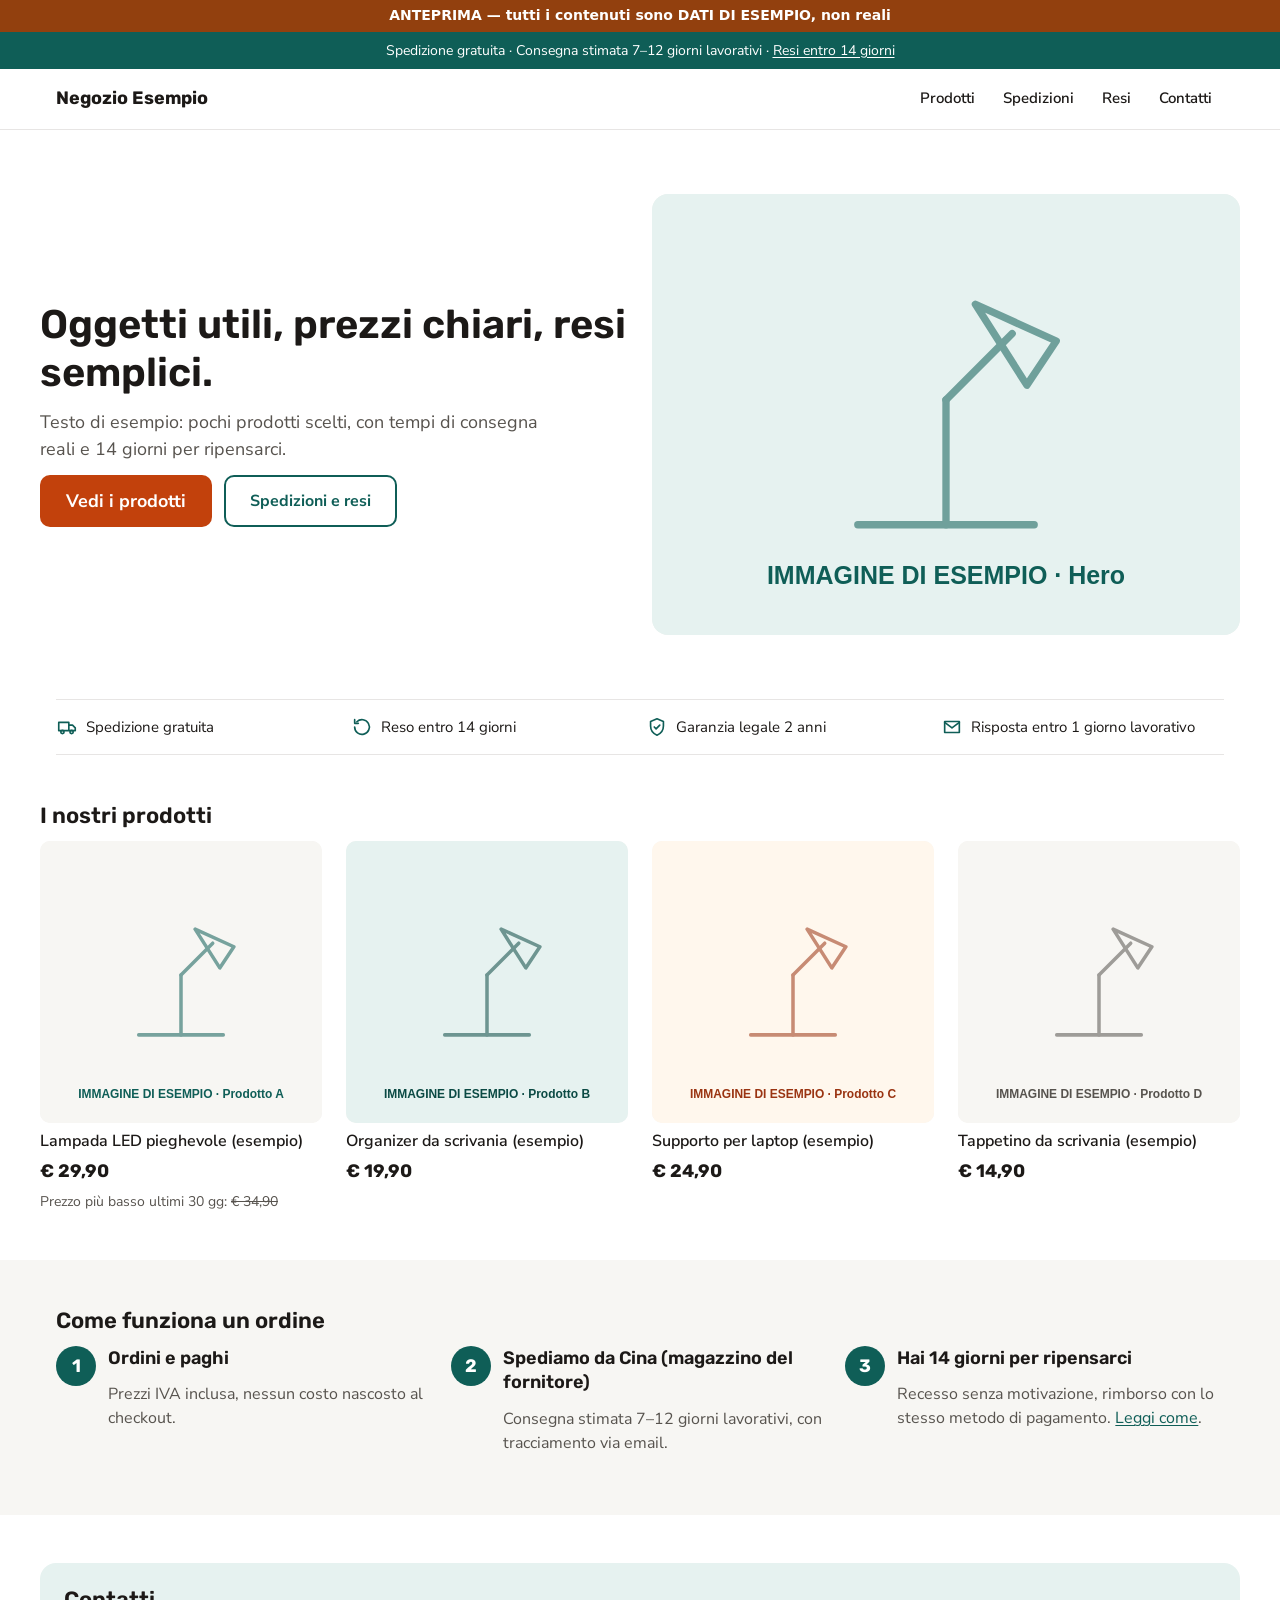
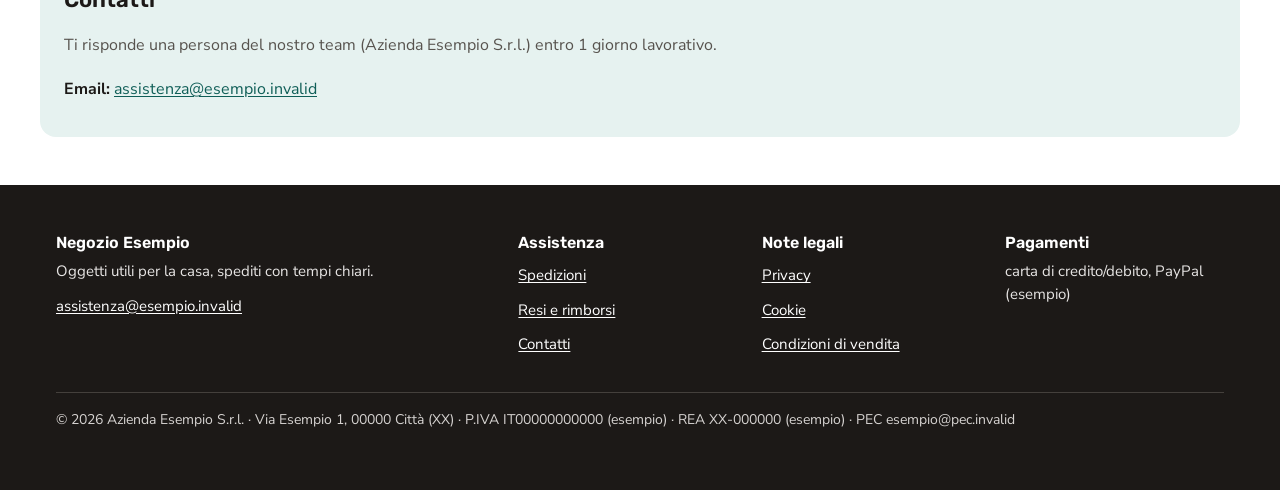
<file: dropship-app/site/preview/index.html>
<!doctype html>
<!-- TEMPLATE HOME STORE — sintassi Mustache. Segnaposto: ../design-system.md §6. Stesse regole di onestà della pagina prodotto. -->
<html lang="it">
<head>
<meta charset="utf-8">
<meta name="viewport" content="width=device-width, initial-scale=1">
<title>Negozio Esempio — Oggetti utili per la casa, spediti con tempi chiari.</title>
<meta name="description" content="ESEMPIO — Lampada LED da scrivania pieghevole con 3 tonalità di luce. Spedizione e resi chiari.">
<link rel="canonical" href="https://esempio.invalid/prodotti/lampada-led-pieghevole">
<link rel="preload" href="../template/assets/fonts/rubik-latin.woff2" as="font" type="font/woff2" crossorigin>
<link rel="stylesheet" href="../template/assets/store.css">
<style>:root{--c-brand:#0F5E57;--c-brand-strong:#0B4A44;--c-brand-soft:#E6F2F0;}</style>
<script type="application/ld+json">
{ "@context": "https://schema.org", "@type": "Organization", "name": "Azienda Esempio S.r.l.", "url": "../template/", "email": "assistenza@esempio.invalid", "vatID": "IT00000000000 (esempio)" }
</script>
</head>
<body>
<div style="background:#92400E;color:#fff;text-align:center;font:700 14px/1.4 system-ui,sans-serif;padding:6px 12px">ANTEPRIMA — tutti i contenuti sono DATI DI ESEMPIO, non reali</div>
<a class="skip-link" href="#main">Vai al contenuto</a>

<div class="topbar">Spedizione gratuita · Consegna stimata 7–12 giorni lavorativi · <a href="legal/resi.html">Resi entro 14 giorni</a></div>

<header class="site-header">
  <div class="container">
    <a class="logo" href="index.html" aria-current="page">
      
      <span>Negozio Esempio</span>
    </a>
    <nav class="nav" aria-label="Principale">
      <a href="#prodotti">Prodotti</a>
      <a class="nav-secondary" href="legal/spedizioni.html">Spedizioni</a>
      <a class="nav-secondary" href="legal/resi.html">Resi</a>
      <a href="#contatti">Contatti</a>
    </nav>
  </div>
</header>

<main id="main">
  <section class="container hero">
    <div>
      <h1>Oggetti utili, prezzi chiari, resi semplici.</h1>
      <p class="lead">Testo di esempio: pochi prodotti scelti, con tempi di consegna reali e 14 giorni per ripensarci.</p>
      <div class="cta-row">
        <a class="btn btn-primary" href="#prodotti">Vedi i prodotti</a>
        <a class="btn btn-secondary" href="#come-funziona">Spedizioni e resi</a>
      </div>
    </div>
    <img class="hero-img" src="img/hero.svg" alt="Immagine di esempio" width="800" height="600" fetchpriority="high">
  </section>

  <div class="container">
    <ul class="trust-strip" aria-label="In breve">
      <li><svg viewBox="0 0 24 24" fill="none" stroke="currentColor" stroke-width="1.8" stroke-linecap="round" stroke-linejoin="round" aria-hidden="true"><path d="M3 7h11v9H3zM14 10h4l3 3v3h-7"/><circle cx="7" cy="17.5" r="1.8"/><circle cx="17" cy="17.5" r="1.8"/></svg>Spedizione gratuita</li>
      <li><svg viewBox="0 0 24 24" fill="none" stroke="currentColor" stroke-width="1.8" stroke-linecap="round" stroke-linejoin="round" aria-hidden="true"><path d="M4 12a8 8 0 1 0 2.4-5.7"/><path d="M4 4v4h4"/></svg>Reso entro 14 giorni</li>
      <li><svg viewBox="0 0 24 24" fill="none" stroke="currentColor" stroke-width="1.8" stroke-linecap="round" stroke-linejoin="round" aria-hidden="true"><path d="M12 3l7 3v5c0 4.5-3 8.3-7 10-4-1.7-7-5.5-7-10V6z"/><path d="M9 12l2 2 4-4"/></svg>Garanzia legale 2 anni</li>
      <li><svg viewBox="0 0 24 24" fill="none" stroke="currentColor" stroke-width="1.8" stroke-linecap="round" stroke-linejoin="round" aria-hidden="true"><path d="M4 6h16v12H4z"/><path d="M4 7l8 6 8-6"/></svg>Risposta entro 1 giorno lavorativo</li>
    </ul>
  </div>

  <section id="prodotti" class="container section" aria-labelledby="h-prod">
    <h2 id="h-prod">I nostri prodotti</h2>
    <ul class="grid-products">
      <li class="card-product">
        <a href="product.html">
          <img src="img/prod-a.svg" alt="Immagine di esempio" width="600" height="600" loading="lazy" decoding="async">
          <span class="name">Lampada LED pieghevole (esempio)</span>
          <span class="p">€ 29,90</span>
          <span class="small muted">Prezzo più basso ultimi 30 gg: <s>€ 34,90</s></span>
        </a>
      </li><li class="card-product">
        <a href="product.html">
          <img src="img/prod-b.svg" alt="Immagine di esempio" width="600" height="600" loading="lazy" decoding="async">
          <span class="name">Organizer da scrivania (esempio)</span>
          <span class="p">€ 19,90</span>
          
        </a>
      </li><li class="card-product">
        <a href="product.html">
          <img src="img/prod-c.svg" alt="Immagine di esempio" width="600" height="600" loading="lazy" decoding="async">
          <span class="name">Supporto per laptop (esempio)</span>
          <span class="p">€ 24,90</span>
          
        </a>
      </li><li class="card-product">
        <a href="product.html">
          <img src="img/prod-d.svg" alt="Immagine di esempio" width="600" height="600" loading="lazy" decoding="async">
          <span class="name">Tappetino da scrivania (esempio)</span>
          <span class="p">€ 14,90</span>
          
        </a>
      </li>
    </ul>
    
  </section>

  <section id="come-funziona" class="section-alt" aria-labelledby="h-how">
    <div class="container">
      <h2 id="h-how">Come funziona un ordine</h2>
      <ol class="steps">
        <li><div><h3>Ordini e paghi</h3><p class="muted">Prezzi IVA inclusa, nessun costo nascosto al checkout.</p></div></li>
        <li><div><h3>Spediamo da Cina (magazzino del fornitore)</h3><p class="muted">Consegna stimata 7–12 giorni lavorativi, con tracciamento via email.</p></div></li>
        <li><div><h3>Hai 14 giorni per ripensarci</h3><p class="muted">Recesso senza motivazione, rimborso con lo stesso metodo di pagamento. <a href="legal/resi.html">Leggi come</a>.</p></div></li>
      </ol>
    </div>
  </section>

  

  <section id="contatti" class="container section" aria-labelledby="h-contact">
    <div class="contact-card">
      <h2 id="h-contact">Contatti</h2>
      <p class="muted">Ti risponde una persona del nostro team (Azienda Esempio S.r.l.) entro 1 giorno lavorativo.</p>
      <p><strong>Email:</strong> <a href="mailto:assistenza@esempio.invalid">assistenza@esempio.invalid</a></p>
    </div>
  </section>
</main>

<footer class="site-footer">
  <div class="container">
    <div class="footer-grid">
      <div><h2>Negozio Esempio</h2><p>Oggetti utili per la casa, spediti con tempi chiari.</p><p><a href="mailto:assistenza@esempio.invalid">assistenza@esempio.invalid</a></p></div>
      <div><h2>Assistenza</h2><ul><li><a href="legal/spedizioni.html">Spedizioni</a></li><li><a href="legal/resi.html">Resi e rimborsi</a></li><li><a href="#contatti">Contatti</a></li></ul></div>
      <div><h2>Note legali</h2><ul><li><a href="legal/privacy.html">Privacy</a></li><li><a href="legal/cookie.html">Cookie</a></li><li><a href="legal/termini.html">Condizioni di vendita</a></li></ul></div>
      <div><h2>Pagamenti</h2><p>carta di credito/debito, PayPal (esempio)</p></div>
    </div>
    <p class="legal-line">© 2026 Azienda Esempio S.r.l. · Via Esempio 1, 00000 Città (XX) · P.IVA IT00000000000 (esempio) · REA XX-000000 (esempio) · PEC esempio@pec.invalid</p>
  </div>
</footer>
</body>
</html>
</file>
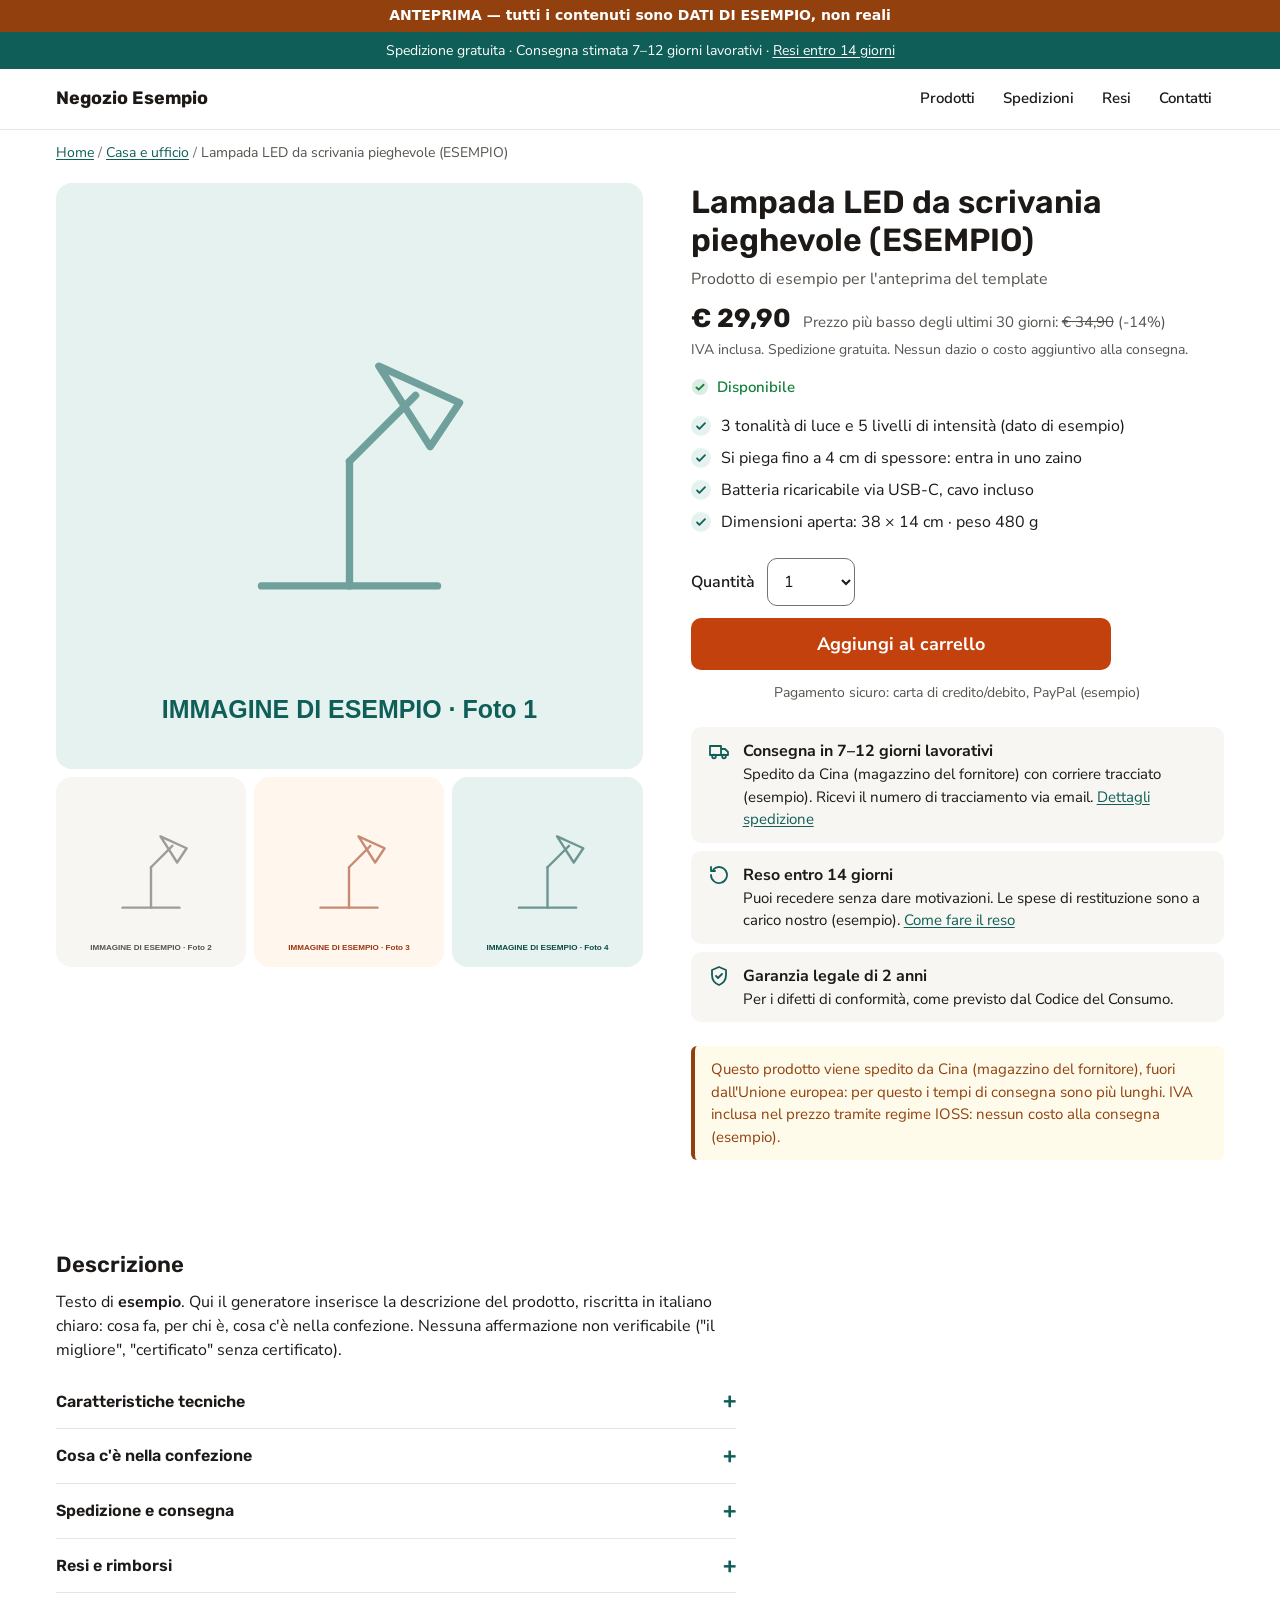
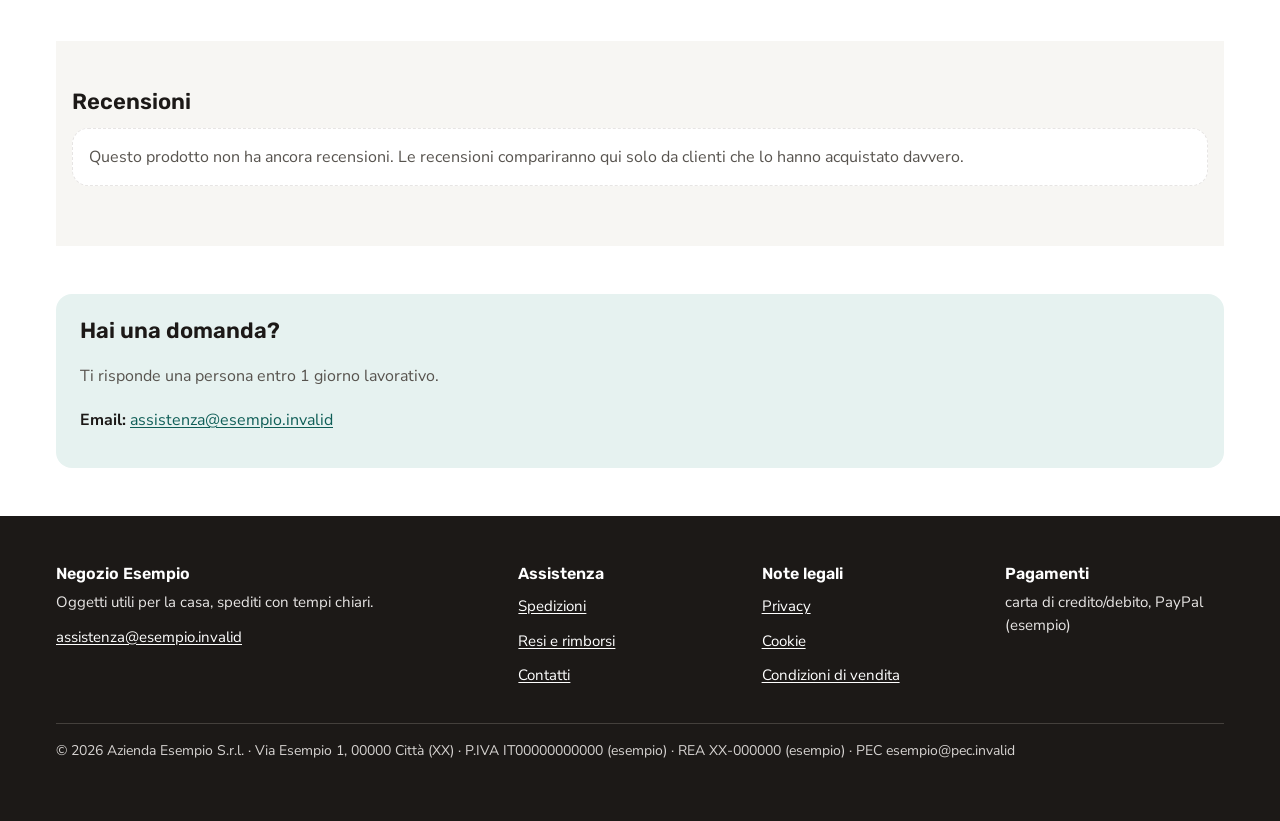
<file: dropship-app/site/preview/product.html>
<!doctype html>
<!--
  TEMPLATE PAGINA PRODOTTO — sintassi Mustache (logic-less).
   = testo con escape HTML ·  = HTML già sanificato dal generatore
   = mostra se x è vero/lista non vuota · … = mostra se x è falso/vuoto
  Elenco completo dei segnaposto e regole: ../design-system.md §6.
  REGOLE NON NEGOZIABILI (vedi design-system.md §7):
   - recensioni SOLO se reali e verificabili (has_reviews=false → messaggio neutro, niente stelle, niente JSON-LD rating);
   - niente countdown, niente "ultimi N pezzi", niente "X persone stanno guardando";
   - prezzo barrato SOLO con price_reference = prezzo più basso degli ultimi 30 giorni (art. 17-bis Cod. Consumo);
   - tempi di consegna come intervallo reale fornito dal fornitore, mai inventati.
-->
<html lang="it">
<head>
<meta charset="utf-8">
<meta name="viewport" content="width=device-width, initial-scale=1">
<title>Lampada LED da scrivania pieghevole (ESEMPIO) | Negozio Esempio</title>
<meta name="description" content="ESEMPIO — Lampada LED da scrivania pieghevole con 3 tonalità di luce. Spedizione e resi chiari.">
<link rel="canonical" href="https://esempio.invalid/prodotti/lampada-led-pieghevole">
<meta property="og:type" content="product">
<meta property="og:title" content="Lampada LED da scrivania pieghevole (ESEMPIO)">
<meta property="og:description" content="ESEMPIO — Lampada LED da scrivania pieghevole con 3 tonalità di luce. Spedizione e resi chiari.">

<link rel="preload" href="../template/assets/fonts/rubik-latin.woff2" as="font" type="font/woff2" crossorigin>
<link rel="stylesheet" href="../template/assets/store.css">
<style>:root{--c-brand:#0F5E57;--c-brand-strong:#0B4A44;--c-brand-soft:#E6F2F0;}</style>
<script type="application/ld+json">
{
  "@context": "https://schema.org",
  "@type": "Product",
  "name": "Lampada LED da scrivania pieghevole (ESEMPIO)",
  "description": "ESEMPIO — Lampada LED da scrivania pieghevole con 3 tonalità di luce. Spedizione e resi chiari.",
  "sku": "ESEMPIO-001",
  "image": ["img/lampada-1.svg","img/lampada-2.svg","img/lampada-3.svg","img/lampada-4.svg"],
  "offers": {
    "@type": "Offer",
    "url": "https://esempio.invalid/prodotti/lampada-led-pieghevole",
    "priceCurrency": "EUR",
    "price": "29.90",
    "availability": "https://schema.org/InStock",
    "hasMerchantReturnPolicy": { "@type": "MerchantReturnPolicy", "applicableCountry": "IT", "returnPolicyCategory": "https://schema.org/MerchantReturnFiniteReturnWindow", "merchantReturnDays": 14 }
  }
}
</script>
</head>
<body>
<div style="background:#92400E;color:#fff;text-align:center;font:700 14px/1.4 system-ui,sans-serif;padding:6px 12px">ANTEPRIMA — tutti i contenuti sono DATI DI ESEMPIO, non reali</div>
<a class="skip-link" href="#main">Vai al contenuto</a>

<div class="topbar">Spedizione gratuita · Consegna stimata 7–12 giorni lavorativi · <a href="../template/legal/resi.html">Resi entro 14 giorni</a></div>

<header class="site-header">
  <div class="container">
    <a class="logo" href="../template/index.html">
      
      <span>Negozio Esempio</span>
    </a>
    <nav class="nav" aria-label="Principale">
      <a href="../template/index.html#prodotti">Prodotti</a>
      <a class="nav-secondary" href="../template/legal/spedizioni.html">Spedizioni</a>
      <a class="nav-secondary" href="../template/legal/resi.html">Resi</a>
      <a href="#contatti">Contatti</a>
    </nav>
  </div>
</header>

<main id="main" class="container">
  <nav class="breadcrumb" aria-label="Percorso">
    <ol>
      <li><a href="../template/index.html">Home</a></li>
      <li><a href="../template/index.html#prodotti">Casa e ufficio</a></li>
      <li aria-current="page">Lampada LED da scrivania pieghevole (ESEMPIO)</li>
    </ol>
  </nav>

  <article class="product">
    <!-- Galleria: il generatore imposta loading="eager" + fetchpriority="high" sulla prima immagine, "lazy"/"auto" sulle altre. width/height obbligatori (niente layout shift). -->
    <section class="gallery" aria-label="Immagini del prodotto">
      <ul class="gallery-track">
        <li><img src="img/lampada-1.svg"  alt="Immagine di esempio: lampada aperta sulla scrivania" width="800" height="800" loading="eager" fetchpriority="high" decoding="async"></li><li><img src="img/lampada-2.svg"  alt="Immagine di esempio: lampada piegata" width="800" height="800" loading="lazy" fetchpriority="auto" decoding="async"></li><li><img src="img/lampada-3.svg"  alt="Immagine di esempio: dettaglio dei comandi touch" width="800" height="800" loading="lazy" fetchpriority="auto" decoding="async"></li><li><img src="img/lampada-4.svg"  alt="Immagine di esempio: porta USB-C" width="800" height="800" loading="lazy" fetchpriority="auto" decoding="async"></li>
        
      </ul>
      <p class="gallery-hint">Scorri per vedere tutte le foto</p>
    </section>

    <div class="product-info">
      <h1 class="product-title">Lampada LED da scrivania pieghevole (ESEMPIO)</h1>
      <p class="muted">Prodotto di esempio per l&#x27;anteprima del template</p>
      

      <div class="price-block">
        <span class="price">€ 29,90</span>
        <span class="price-ref">Prezzo più basso degli ultimi 30 giorni: <s>€ 34,90</s> (-14%)</span>
      </div>
      <p class="price-note">IVA inclusa. Spedizione gratuita. Nessun dazio o costo aggiuntivo alla consegna.</p>

      <p class="stock"><svg viewBox="0 0 20 20" aria-hidden="true"><circle cx="10" cy="10" r="9" fill="currentColor" opacity=".15"/><path d="M6 10.5l2.5 2.5L14 7.5" fill="none" stroke="currentColor" stroke-width="2" stroke-linecap="round" stroke-linejoin="round"/></svg>Disponibile</p>
      

      <ul class="bullets">
        <li>3 tonalità di luce e 5 livelli di intensità (dato di esempio)</li><li>Si piega fino a 4 cm di spessore: entra in uno zaino</li><li>Batteria ricaricabile via USB-C, cavo incluso</li><li>Dimensioni aperta: 38 × 14 cm · peso 480 g</li>
      </ul>

      <form id="buy-form" class="buy" action="" method="post">
        <input type="hidden" name="sku" value="ESEMPIO-001">
        <div class="qty">
          <label for="qty">Quantità</label>
          <select id="qty" name="qty">
            <option>1</option><option>2</option><option>3</option><option>4</option><option>5</option>
          </select>
        </div>
        <button class="btn btn-primary buy-main" type="submit">Aggiungi al carrello</button>
        
        <p class="pay-note">Pagamento sicuro: carta di credito/debito, PayPal (esempio)</p>
      </form>

      <ul class="info-list" aria-label="Spedizione, resi e assistenza">
        <li class="info-row">
          <svg viewBox="0 0 24 24" fill="none" stroke="currentColor" stroke-width="1.8" stroke-linecap="round" stroke-linejoin="round" aria-hidden="true"><path d="M3 7h11v9H3zM14 10h4l3 3v3h-7"/><circle cx="7" cy="17.5" r="1.8"/><circle cx="17" cy="17.5" r="1.8"/></svg>
          <div><strong>Consegna in 7–12 giorni lavorativi</strong>Spedito da Cina (magazzino del fornitore) con corriere tracciato (esempio). Ricevi il numero di tracciamento via email. <a href="../template/legal/spedizioni.html">Dettagli spedizione</a></div>
        </li>
        <li class="info-row">
          <svg viewBox="0 0 24 24" fill="none" stroke="currentColor" stroke-width="1.8" stroke-linecap="round" stroke-linejoin="round" aria-hidden="true"><path d="M4 12a8 8 0 1 0 2.4-5.7"/><path d="M4 4v4h4"/></svg>
          <div><strong>Reso entro 14 giorni</strong>Puoi recedere senza dare motivazioni. Le spese di restituzione sono a carico nostro (esempio). <a href="../template/legal/resi.html">Come fare il reso</a></div>
        </li>
        <li class="info-row">
          <svg viewBox="0 0 24 24" fill="none" stroke="currentColor" stroke-width="1.8" stroke-linecap="round" stroke-linejoin="round" aria-hidden="true"><path d="M12 3l7 3v5c0 4.5-3 8.3-7 10-4-1.7-7-5.5-7-10V6z"/><path d="M9 12l2 2 4-4"/></svg>
          <div><strong>Garanzia legale di 2 anni</strong>Per i difetti di conformità, come previsto dal Codice del Consumo.</div>
        </li>
      </ul>
      <p class="notice">Questo prodotto viene spedito da Cina (magazzino del fornitore), fuori dall'Unione europea: per questo i tempi di consegna sono più lunghi. IVA inclusa nel prezzo tramite regime IOSS: nessun costo alla consegna (esempio).</p>
    </div>
  </article>

  <section class="section" aria-labelledby="h-desc">
    <h2 id="h-desc">Descrizione</h2>
    <div class="prose"><p>Testo di <strong>esempio</strong>. Qui il generatore inserisce la descrizione del prodotto, riscritta in italiano chiaro: cosa fa, per chi è, cosa c'è nella confezione. Nessuna affermazione non verificabile ("il migliore", "certificato" senza certificato).</p></div>
    <div class="prose">
      <details class="acc"><summary>Caratteristiche tecniche</summary><div><p>Potenza 5 W · Batteria 2000 mAh · Ingresso USB-C 5 V (valori di esempio).</p></div></details><details class="acc"><summary>Cosa c&#x27;è nella confezione</summary><div><p>Lampada, cavo USB-C, istruzioni in italiano (esempio).</p></div></details>
      <details class="acc"><summary>Spedizione e consegna</summary><div><p>Costo: gratuita. Tempi stimati: 7–12 giorni lavorativi dalla conferma dell'ordine. I tempi sono una stima del corriere, non una garanzia: se il pacco non arriva entro 15 giorni scrivici e troviamo una soluzione.</p></div></details>
      <details class="acc"><summary>Resi e rimborsi</summary><div><p>Hai 14 giorni dal ricevimento per recedere, senza motivazione. Rimborsiamo entro 14 giorni dalla tua comunicazione di recesso, con lo stesso metodo di pagamento. Le spese di restituzione sono a carico nostro (esempio).</p></div></details>
    </div>
  </section>

  <section id="recensioni" class="section-alt" aria-labelledby="h-rev">
    <div class="container">
      <h2 id="h-rev">Recensioni</h2>
      
      <p class="reviews-empty">Questo prodotto non ha ancora recensioni. Le recensioni compariranno qui solo da clienti che lo hanno acquistato davvero.</p>
    </div>
  </section>

  <section id="contatti" class="section" aria-labelledby="h-contact">
    <div class="contact-card">
      <h2 id="h-contact">Hai una domanda?</h2>
      <p class="muted">Ti risponde una persona entro 1 giorno lavorativo.</p>
      <p><strong>Email:</strong> <a href="mailto:assistenza@esempio.invalid">assistenza@esempio.invalid</a></p>
    </div>
  </section>
</main>

<footer class="site-footer">
  <div class="container">
    <div class="footer-grid">
      <div>
        <h2>Negozio Esempio</h2>
        <p>Oggetti utili per la casa, spediti con tempi chiari.</p>
        <p><a href="mailto:assistenza@esempio.invalid">assistenza@esempio.invalid</a></p>
      </div>
      <div>
        <h2>Assistenza</h2>
        <ul>
          <li><a href="../template/legal/spedizioni.html">Spedizioni</a></li>
          <li><a href="../template/legal/resi.html">Resi e rimborsi</a></li>
          <li><a href="#contatti">Contatti</a></li>
        </ul>
      </div>
      <div>
        <h2>Note legali</h2>
        <ul>
          <li><a href="../template/legal/privacy.html">Privacy</a></li>
          <li><a href="../template/legal/cookie.html">Cookie</a></li>
          <li><a href="../template/legal/termini.html">Condizioni di vendita</a></li>
        </ul>
      </div>
      <div>
        <h2>Pagamenti</h2>
        <p>carta di credito/debito, PayPal (esempio)</p>
      </div>
    </div>
    <p class="legal-line">© 2026 Azienda Esempio S.r.l. · Via Esempio 1, 00000 Città (XX) · P.IVA IT00000000000 (esempio) · REA XX-000000 (esempio) · PEC esempio@pec.invalid</p>
  </div>
</footer>

<div class="buy-bar" aria-hidden="false">
  <span class="price">€ 29,90</span>
  <button class="btn btn-primary" type="submit" form="buy-form">Aggiungi al carrello</button>
  
</div>
</body>
</html>
</file>
<file: dropship-app/site/template/assets/store.css>
/* Store template — CSS unico, nessun framework. Token da ../../design-tokens.json.
   Gli store personalizzano SOLO --c-brand, --c-brand-strong, --c-brand-soft
   (iniettati inline nel <head> dal generatore), con contrasto >= 4.5:1 sul bianco. */

@font-face { font-family: "Rubik"; src: url("fonts/rubik-latin.woff2") format("woff2"); font-weight: 300 900; font-display: swap; }
@font-face { font-family: "Nunito Sans"; src: url("fonts/nunito-sans-latin.woff2") format("woff2"); font-weight: 200 1000; font-display: swap; }

:root {
  /* semantic — colori */
  --c-brand: #0F5E57; --c-brand-strong: #0B4A44; --c-brand-soft: #E6F2F0; --c-on-brand: #FFFFFF;
  --c-cta: #C2410C; --c-cta-strong: #9A3412; --c-on-cta: #FFFFFF;
  --c-bg: #FFFFFF; --c-surface: #F7F6F3; --c-border: #E7E5E4;
  --c-text: #1C1917; --c-text-muted: #57534E; --c-text-subtle: #78716C;
  --c-success: #15803D; --c-success-soft: #F0FDF4;
  --c-danger: #B91C1C; --c-danger-soft: #FEF2F2;
  --c-notice: #92400E; --c-notice-soft: #FFFBEB;
  /* tipografia */
  --f-display: "Rubik", system-ui, -apple-system, "Segoe UI", Roboto, Arial, sans-serif;
  --f-body: "Nunito Sans", system-ui, -apple-system, "Segoe UI", Roboto, Arial, sans-serif;
  --fs-xs: .875rem; --fs-sm: .9375rem; --fs-md: 1rem; --fs-lg: 1.125rem; --fs-xl: 1.375rem; --fs-2xl: 1.625rem; --fs-3xl: 2rem; --fs-4xl: 2.5rem;
  /* spazi, raggi, ombre */
  --s-1: .25rem; --s-2: .5rem; --s-3: .75rem; --s-4: 1rem; --s-5: 1.5rem; --s-6: 2rem; --s-7: 3rem; --s-8: 4rem;
  --r-sm: 6px; --r-md: 10px; --r-lg: 16px; --r-pill: 999px;
  --sh-sm: 0 1px 2px rgba(28,25,23,.06), 0 1px 3px rgba(28,25,23,.08);
  --sh-up: 0 -4px 16px rgba(28,25,23,.10);
  --t-fast: 150ms; --t-base: 220ms; --ease: cubic-bezier(.2,0,0,1);
  --container: 1200px; --measure: 68ch; --tap: 48px;
}

*, *::before, *::after { box-sizing: border-box; }
html { -webkit-text-size-adjust: 100%; }
body { margin: 0; background: var(--c-bg); color: var(--c-text); font: 400 var(--fs-md)/1.5 var(--f-body); }
img { max-width: 100%; height: auto; display: block; }
h1, h2, h3 { font-family: var(--f-display); font-weight: 600; line-height: 1.2; margin: 0 0 var(--s-3); }
h1 { font-size: var(--fs-2xl); } h2 { font-size: var(--fs-xl); } h3 { font-size: var(--fs-lg); line-height: 1.35; }
p { margin: 0 0 var(--s-3); }
a { color: var(--c-brand); text-underline-offset: 2px; }
a:hover { color: var(--c-brand-strong); }
:focus-visible { outline: 3px solid var(--c-brand); outline-offset: 2px; border-radius: 4px; }
.visually-hidden { position: absolute !important; width: 1px; height: 1px; overflow: hidden; clip: rect(0 0 0 0); white-space: nowrap; }
.skip-link { position: absolute; left: var(--s-4); top: -100px; background: var(--c-brand); color: var(--c-on-brand); padding: var(--s-2) var(--s-4); border-radius: var(--r-sm); z-index: 100; }
.skip-link:focus { top: var(--s-2); }
.container { width: 100%; max-width: var(--container); margin: 0 auto; padding: 0 var(--s-4); }
.muted { color: var(--c-text-muted); }
.small { font-size: var(--fs-xs); }

/* barra info + header */
.topbar { background: var(--c-brand); color: var(--c-on-brand); font-size: var(--fs-xs); text-align: center; padding: var(--s-2) var(--s-4); }
.topbar a { color: inherit; }
.site-header { border-bottom: 1px solid var(--c-border); background: var(--c-bg); }
.site-header .container { display: flex; align-items: center; justify-content: space-between; gap: var(--s-4); min-height: 60px; }
.logo { font-family: var(--f-display); font-weight: 700; font-size: var(--fs-lg); color: var(--c-text); text-decoration: none; display: inline-flex; align-items: center; gap: var(--s-2); }
.logo img { max-height: 32px; width: auto; }
.nav { display: flex; gap: var(--s-1); flex-wrap: wrap; }
.nav a { display: inline-flex; align-items: center; min-height: var(--tap); padding: 0 var(--s-3); color: var(--c-text); text-decoration: none; font-weight: 600; font-size: var(--fs-sm); border-radius: var(--r-sm); }
.nav a:hover { background: var(--c-surface); }
.nav .nav-secondary { display: none; }

/* breadcrumb */
.breadcrumb { font-size: var(--fs-xs); color: var(--c-text-muted); padding: var(--s-3) 0; }
.breadcrumb ol { list-style: none; display: flex; flex-wrap: wrap; gap: var(--s-1); margin: 0; padding: 0; }
.breadcrumb li + li::before { content: "/"; margin-right: var(--s-1); color: var(--c-text-subtle); }

/* bottoni */
.btn { display: inline-flex; align-items: center; justify-content: center; gap: var(--s-2); min-height: var(--tap); padding: 0 var(--s-5); border-radius: var(--r-md); font: 700 var(--fs-md)/1 var(--f-body); text-decoration: none; cursor: pointer; border: 2px solid transparent; transition: background-color var(--t-fast) var(--ease), color var(--t-fast) var(--ease); }
.btn-primary { background: var(--c-cta); color: var(--c-on-cta); min-height: 52px; width: 100%; font-size: var(--fs-lg); }
.btn-primary:hover { background: var(--c-cta-strong); color: var(--c-on-cta); }
.btn-secondary { background: var(--c-bg); color: var(--c-brand); border-color: var(--c-brand); }
.btn-secondary:hover { background: var(--c-brand-soft); }
.btn[aria-disabled="true"], .btn:disabled { background: var(--c-border); color: var(--c-text-muted); cursor: not-allowed; }

/* pagina prodotto */
.product { display: grid; gap: var(--s-5); padding-bottom: var(--s-6); }
.gallery { margin: 0 calc(var(--s-4) * -1); }
.gallery-track { display: flex; overflow-x: auto; scroll-snap-type: x mandatory; gap: var(--s-2); padding: 0 var(--s-4); list-style: none; margin: 0; scrollbar-width: thin; }
.gallery-track li { flex: 0 0 88%; scroll-snap-align: center; }
.gallery-track img, .gallery-ph { width: 100%; aspect-ratio: 1 / 1; object-fit: cover; border-radius: var(--r-lg); background: var(--c-surface); }
.gallery-hint { font-size: var(--fs-xs); color: var(--c-text-muted); text-align: center; margin-top: var(--s-2); }
.product-title { margin-bottom: var(--s-2); }
.price-block { display: flex; flex-wrap: wrap; align-items: baseline; gap: var(--s-2) var(--s-3); margin: var(--s-3) 0 var(--s-1); }
.price { font: 700 var(--fs-2xl)/1.2 var(--f-display); }
.price-ref { color: var(--c-text-muted); font-size: var(--fs-sm); }
.price-note { font-size: var(--fs-xs); color: var(--c-text-muted); margin: 0 0 var(--s-4); }
.stock { display: inline-flex; align-items: center; gap: var(--s-2); color: var(--c-success); font-weight: 600; font-size: var(--fs-sm); margin-bottom: var(--s-4); }
.stock svg { width: 18px; height: 18px; }
.bullets { list-style: none; padding: 0; margin: 0 0 var(--s-5); display: grid; gap: var(--s-2); }
.bullets li { display: grid; grid-template-columns: 22px 1fr; gap: var(--s-2); align-items: start; }
.bullets li::before { content: ""; width: 20px; height: 20px; margin-top: 2px; border-radius: 50%; background: var(--c-brand-soft) url("data:image/svg+xml,%3Csvg xmlns='http://www.w3.org/2000/svg' viewBox='0 0 20 20'%3E%3Cpath d='M5 10.5l3 3 7-7' fill='none' stroke='%230F5E57' stroke-width='2.2' stroke-linecap='round' stroke-linejoin='round'/%3E%3C/svg%3E") center/16px no-repeat; }
.buy { display: grid; gap: var(--s-3); margin-bottom: var(--s-5); }
.qty { display: flex; align-items: center; gap: var(--s-3); }
.qty label { font-weight: 600; }
.qty select { min-height: var(--tap); min-width: 88px; padding: 0 var(--s-3); font: inherit; border: 1px solid var(--c-text-subtle); border-radius: var(--r-md); background: var(--c-bg); color: var(--c-text); }
.pay-note { font-size: var(--fs-xs); color: var(--c-text-muted); text-align: center; margin: 0; }

.info-list { list-style: none; padding: 0; margin: 0 0 var(--s-5); display: grid; gap: var(--s-2); }
.info-row { display: grid; grid-template-columns: 24px 1fr; gap: var(--s-3); padding: var(--s-3) var(--s-4); background: var(--c-surface); border-radius: var(--r-md); font-size: var(--fs-sm); }
.info-row svg { width: 24px; height: 24px; color: var(--c-brand); }
.info-row strong { display: block; font-size: var(--fs-md); }
.notice { background: var(--c-notice-soft); color: var(--c-notice); border-left: 4px solid var(--c-notice); padding: var(--s-3) var(--s-4); border-radius: var(--r-sm); font-size: var(--fs-sm); }

.section { padding: var(--s-7) 0 0; }
.section-alt { background: var(--c-surface); padding: var(--s-7) 0; margin-top: var(--s-7); }
.prose { max-width: var(--measure); }
details.acc { border-bottom: 1px solid var(--c-border); }
details.acc summary { list-style: none; cursor: pointer; min-height: var(--tap); display: flex; align-items: center; justify-content: space-between; gap: var(--s-3); font: 600 var(--fs-md)/1.35 var(--f-display); padding: var(--s-3) 0; }
details.acc summary::-webkit-details-marker { display: none; }
details.acc summary::after { content: "+"; font-size: var(--fs-xl); color: var(--c-brand); }
details.acc[open] summary::after { content: "\2212"; }
details.acc > div { padding: 0 0 var(--s-4); color: var(--c-text-muted); }

/* recensioni: solo reali */
.reviews-summary { display: flex; align-items: center; gap: var(--s-3); margin-bottom: var(--s-4); }
.review-list { list-style: none; padding: 0; margin: 0; display: grid; gap: var(--s-3); }
.review { background: var(--c-bg); border: 1px solid var(--c-border); border-radius: var(--r-lg); padding: var(--s-4); }
.review-head { display: flex; flex-wrap: wrap; justify-content: space-between; gap: var(--s-2); font-size: var(--fs-sm); margin-bottom: var(--s-2); }
.stars { color: var(--c-text); font-weight: 700; letter-spacing: 1px; }
.verified { display: inline-flex; align-items: center; gap: var(--s-1); color: var(--c-success); font-size: var(--fs-xs); font-weight: 600; }
.reviews-empty { color: var(--c-text-muted); background: var(--c-bg); border: 1px dashed var(--c-border); border-radius: var(--r-lg); padding: var(--s-4); }

/* contatti + footer */
.contact-card { display: grid; gap: var(--s-2); background: var(--c-brand-soft); border-radius: var(--r-lg); padding: var(--s-5); }
.site-footer { background: var(--c-text); color: #E7E5E4; margin-top: var(--s-7); padding: var(--s-7) 0 calc(var(--s-7) + 72px); font-size: var(--fs-sm); }
.site-footer a { color: #FFFFFF; }
.site-footer h2 { font-size: var(--fs-md); color: #FFFFFF; margin-bottom: var(--s-2); }
.footer-grid { display: grid; gap: var(--s-5); }
.footer-grid ul { list-style: none; padding: 0; margin: 0; display: grid; gap: var(--s-1); }
.footer-grid ul a { display: inline-block; padding: var(--s-1) 0; }
.legal-line { border-top: 1px solid #44403C; margin-top: var(--s-6); padding-top: var(--s-4); color: #D6D3D1; font-size: var(--fs-xs); }

/* barra acquisto sticky (solo mobile) */
.buy-bar { position: fixed; inset: auto 0 0 0; z-index: 50; background: var(--c-bg); box-shadow: var(--sh-up); padding: var(--s-3) var(--s-4) calc(var(--s-3) + env(safe-area-inset-bottom)); display: flex; align-items: center; gap: var(--s-3); }
.buy-bar .price { font-size: var(--fs-xl); white-space: nowrap; }
.buy-bar .btn-primary { flex: 1; min-height: var(--tap); font-size: var(--fs-md); }

/* home */
.hero { padding: var(--s-6) 0; display: grid; gap: var(--s-5); align-items: center; }
.hero h1 { font-size: var(--fs-3xl); }
.hero .lead { font-size: var(--fs-lg); color: var(--c-text-muted); max-width: 46ch; }
.hero-img { border-radius: var(--r-lg); background: var(--c-surface); aspect-ratio: 4 / 3; object-fit: cover; width: 100%; }
.cta-row { display: flex; flex-wrap: wrap; gap: var(--s-3); }
.cta-row .btn-primary { width: auto; }
.trust-strip { list-style: none; margin: 0; padding: var(--s-4) 0; display: grid; grid-template-columns: repeat(2, 1fr); gap: var(--s-3); border-block: 1px solid var(--c-border); font-size: var(--fs-sm); }
.trust-strip li { display: flex; gap: var(--s-2); align-items: center; }
.trust-strip svg { flex: 0 0 22px; width: 22px; height: 22px; color: var(--c-brand); }
.grid-products { list-style: none; padding: 0; margin: 0; display: grid; grid-template-columns: repeat(2, 1fr); gap: var(--s-4) var(--s-3); }
.card-product a { color: var(--c-text); text-decoration: none; display: grid; gap: var(--s-2); }
.card-product img { aspect-ratio: 1 / 1; object-fit: cover; border-radius: var(--r-md); background: var(--c-surface); width: 100%; }
.card-product .name { font-weight: 600; line-height: 1.35; }
.card-product .p { font: 700 var(--fs-lg)/1.2 var(--f-display); }
.steps { list-style: none; counter-reset: s; padding: 0; margin: 0; display: grid; gap: var(--s-4); }
.steps li { counter-increment: s; display: grid; grid-template-columns: 40px 1fr; gap: var(--s-3); }
.steps li::before { content: counter(s); width: 40px; height: 40px; border-radius: 50%; display: grid; place-items: center; background: var(--c-brand); color: var(--c-on-brand); font: 700 var(--fs-lg)/1 var(--f-display); }

/* pagine legali */
.draft-banner { background: var(--c-notice-soft); color: var(--c-notice); border: 2px dashed var(--c-notice); border-radius: var(--r-md); padding: var(--s-3) var(--s-4); font-weight: 700; margin: var(--s-4) 0; }
.legal { max-width: var(--measure); padding-bottom: var(--s-6); }
.legal h2 { margin-top: var(--s-6); }
.legal table { border-collapse: collapse; width: 100%; font-size: var(--fs-sm); }
.legal th, .legal td { border: 1px solid var(--c-border); padding: var(--s-2) var(--s-3); text-align: left; vertical-align: top; }
.legal th { background: var(--c-surface); }
.ph { background: var(--c-notice-soft); color: var(--c-notice); padding: 0 4px; border-radius: 3px; font-weight: 600; }

/* breakpoint */
@media (min-width: 480px) {
  .trust-strip { grid-template-columns: repeat(4, 1fr); }
}
@media (min-width: 768px) {
  h1 { font-size: var(--fs-3xl); }
  .nav .nav-secondary { display: inline-flex; }
  .product { grid-template-columns: 1.1fr 1fr; gap: var(--s-7); align-items: start; padding-top: var(--s-2); }
  .gallery { margin: 0; position: sticky; top: var(--s-4); }
  .gallery-track { padding: 0; display: grid; grid-template-columns: repeat(3, 1fr); overflow: visible; }
  .gallery-track li:first-child { grid-column: 1 / -1; }
  .gallery-hint { display: none; }
  .buy-bar { display: none; }
  .site-footer { padding-bottom: var(--s-7); }
  .footer-grid { grid-template-columns: 2fr 1fr 1fr 1fr; }
  .hero { grid-template-columns: 1fr 1fr; padding: var(--s-8) 0; }
  .hero h1 { font-size: var(--fs-4xl); }
  .grid-products { grid-template-columns: repeat(4, 1fr); gap: var(--s-5); }
  .steps { grid-template-columns: repeat(3, 1fr); }
  .review-list { grid-template-columns: repeat(2, 1fr); }
  .btn-primary.buy-main { max-width: 420px; }
}
@media (prefers-reduced-motion: reduce) {
  *, *::before, *::after { transition-duration: 0ms !important; animation-duration: 0ms !important; scroll-behavior: auto !important; }
}
@media print { .buy-bar, .topbar, .nav { display: none; } }
</file>
